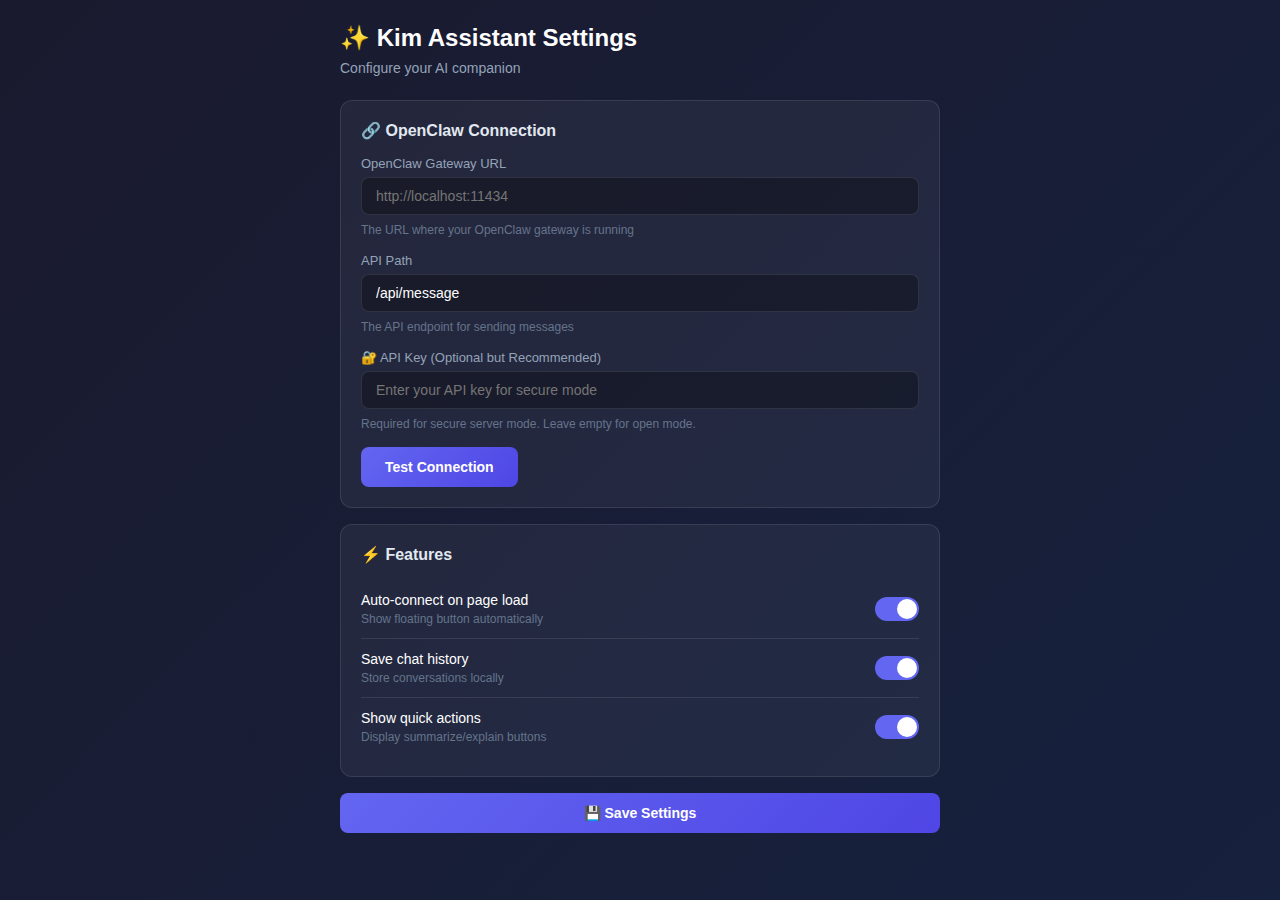
<file: src/options/index.html>
<!DOCTYPE html>
<html lang="en">
<head>
  <meta charset="UTF-8">
  <meta name="viewport" content="width=device-width, initial-scale=1.0">
  <title>Kim Assistant - Settings</title>
  <style>
    * {
      margin: 0;
      padding: 0;
      box-sizing: border-box;
    }
    body {
      font-family: -apple-system, BlinkMacSystemFont, 'Segoe UI', Roboto, sans-serif;
      background: linear-gradient(135deg, #1a1a2e 0%, #16213e 100%);
      min-height: 100vh;
      padding: 24px;
      color: #fff;
    }
    .container {
      max-width: 600px;
      margin: 0 auto;
    }
    h1 {
      font-size: 24px;
      margin-bottom: 8px;
      display: flex;
      align-items: center;
      gap: 10px;
    }
    .subtitle {
      color: #94a3b8;
      margin-bottom: 24px;
      font-size: 14px;
    }
    .card {
      background: rgba(255, 255, 255, 0.05);
      border: 1px solid rgba(255, 255, 255, 0.1);
      border-radius: 12px;
      padding: 20px;
      margin-bottom: 16px;
    }
    .card h2 {
      font-size: 16px;
      margin-bottom: 16px;
      color: #e2e8f0;
    }
    label {
      display: block;
      font-size: 13px;
      color: #94a3b8;
      margin-bottom: 6px;
    }
    input[type="text"], input[type="password"] {
      width: 100%;
      padding: 10px 14px;
      background: rgba(0, 0, 0, 0.3);
      border: 1px solid rgba(255, 255, 255, 0.1);
      border-radius: 8px;
      color: #fff;
      font-size: 14px;
      margin-bottom: 16px;
    }
    input:focus {
      outline: none;
      border-color: #6366f1;
    }
    button {
      padding: 12px 24px;
      background: linear-gradient(135deg, #6366f1 0%, #4f46e5 100%);
      border: none;
      border-radius: 8px;
      color: #fff;
      font-size: 14px;
      font-weight: 600;
      cursor: pointer;
      transition: all 0.2s;
    }
    button:hover {
      transform: translateY(-1px);
      box-shadow: 0 4px 12px rgba(99, 102, 241, 0.4);
    }
    .toggle {
      display: flex;
      align-items: center;
      justify-content: space-between;
      padding: 12px 0;
      border-bottom: 1px solid rgba(255, 255, 255, 0.1);
    }
    .toggle:last-child {
      border-bottom: none;
    }
    .toggle-label {
      font-size: 14px;
    }
    .toggle-desc {
      font-size: 12px;
      color: #64748b;
      margin-top: 4px;
    }
    .toggle input {
      width: 44px;
      height: 24px;
      appearance: none;
      background: rgba(255, 255, 255, 0.1);
      border-radius: 12px;
      position: relative;
      cursor: pointer;
    }
    .toggle input::before {
      content: '';
      position: absolute;
      top: 2px;
      left: 2px;
      width: 20px;
      height: 20px;
      background: white;
      border-radius: 50%;
      transition: 0.2s;
    }
    .toggle input:checked {
      background: #6366f1;
    }
    .toggle input:checked::before {
      transform: translateX(20px);
    }
    .status {
      padding: 12px;
      border-radius: 8px;
      font-size: 13px;
      margin-top: 12px;
      display: none;
    }
    .status.success {
      display: block;
      background: rgba(16, 185, 129, 0.2);
      border: 1px solid rgba(16, 185, 129, 0.3);
      color: #10b981;
    }
    .status.error {
      display: block;
      background: rgba(239, 68, 68, 0.2);
      border: 1px solid rgba(239, 68, 68, 0.3);
      color: #ef4444;
    }
    .help {
      font-size: 12px;
      color: #64748b;
      margin-top: -8px;
      margin-bottom: 16px;
    }
  </style>
</head>
<body>
  <div class="container">
    <h1>✨ Kim Assistant Settings</h1>
    <p class="subtitle">Configure your AI companion</p>

    <div class="card">
      <h2>🔗 OpenClaw Connection</h2>
      
      <label>OpenClaw Gateway URL</label>
      <input type="text" id="openclawUrl" placeholder="http://localhost:11434">
      <p class="help">The URL where your OpenClaw gateway is running</p>

      <label>API Path</label>
      <input type="text" id="apiPath" placeholder="/api/message" value="/api/message">
      <p class="help">The API endpoint for sending messages</p>

      <label>🔐 API Key (Optional but Recommended)</label>
      <input type="password" id="apiKey" placeholder="Enter your API key for secure mode">
      <p class="help">Required for secure server mode. Leave empty for open mode.</p>

      <button id="testBtn">Test Connection</button>
      <div id="status" class="status"></div>
    </div>

    <div class="card">
      <h2>⚡ Features</h2>
      
      <div class="toggle">
        <div>
          <div class="toggle-label">Auto-connect on page load</div>
          <div class="toggle-desc">Show floating button automatically</div>
        </div>
        <input type="checkbox" id="autoConnect" checked>
      </div>
      
      <div class="toggle">
        <div>
          <div class="toggle-label">Save chat history</div>
          <div class="toggle-desc">Store conversations locally</div>
        </div>
        <input type="checkbox" id="saveHistory" checked>
      </div>
      
      <div class="toggle">
        <div>
          <div class="toggle-label">Show quick actions</div>
          <div class="toggle-desc">Display summarize/explain buttons</div>
        </div>
        <input type="checkbox" id="showQuickActions" checked>
      </div>
    </div>

    <button id="saveBtn" style="width: 100%;">💾 Save Settings</button>
  </div>

  <script src="options.js"></script>
</body>
</html>
</file>
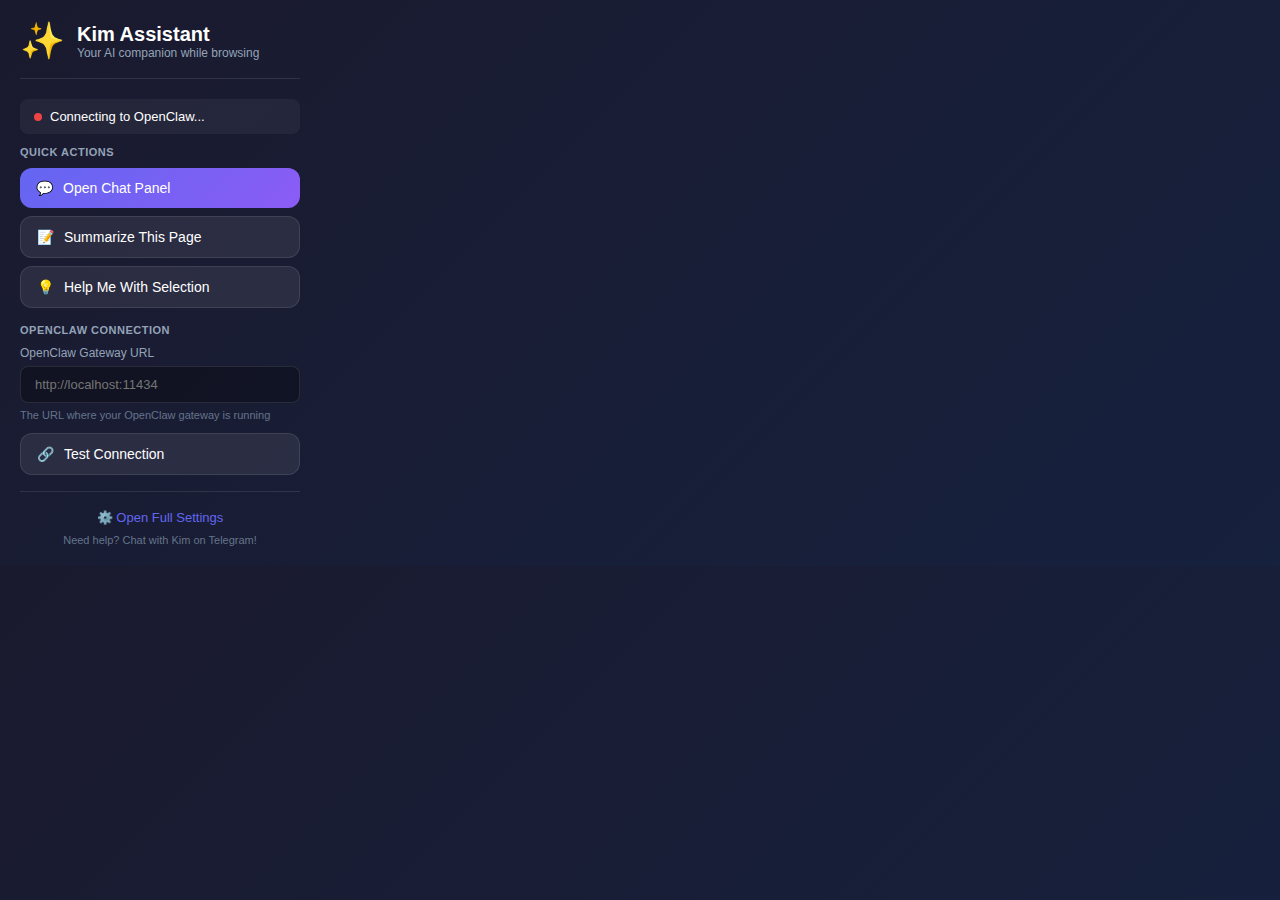
<file: src/popup/index.html>
<!DOCTYPE html>
<html lang="en">
<head>
  <meta charset="UTF-8">
  <meta name="viewport" content="width=device-width, initial-scale=1.0">
  <title>Kim Assistant</title>
  <style>
    * {
      margin: 0;
      padding: 0;
      box-sizing: border-box;
    }
    body {
      font-family: -apple-system, BlinkMacSystemFont, 'Segoe UI', Roboto, sans-serif;
      background: linear-gradient(135deg, #1a1a2e 0%, #16213e 100%);
      width: 320px;
      padding: 20px;
      color: #fff;
    }
    .header {
      display: flex;
      align-items: center;
      gap: 12px;
      margin-bottom: 20px;
      padding-bottom: 16px;
      border-bottom: 1px solid rgba(255, 255, 255, 0.1);
    }
    .logo {
      font-size: 36px;
    }
    h1 {
      font-size: 20px;
    }
    .subtitle {
      font-size: 12px;
      color: #94a3b8;
    }
    .section {
      margin-bottom: 16px;
    }
    .section h3 {
      font-size: 11px;
      color: #94a3b8;
      text-transform: uppercase;
      letter-spacing: 0.5px;
      margin-bottom: 10px;
    }
    .btn {
      width: 100%;
      padding: 12px 16px;
      margin-bottom: 8px;
      background: rgba(255, 255, 255, 0.08);
      border: 1px solid rgba(255, 255, 255, 0.1);
      border-radius: 12px;
      color: #fff;
      font-size: 14px;
      cursor: pointer;
      display: flex;
      align-items: center;
      gap: 10px;
      transition: all 0.2s;
      text-align: left;
    }
    .btn:hover {
      background: rgba(99, 102, 241, 0.2);
      border-color: rgba(99, 102, 241, 0.3);
      transform: translateX(4px);
    }
    .btn.primary {
      background: linear-gradient(135deg, #6366f1 0%, #8b5cf6 100%);
      border: none;
    }
    .btn.primary:hover {
      box-shadow: 0 4px 16px rgba(99, 102, 241, 0.4);
    }
    .btn.danger {
      background: rgba(239, 68, 68, 0.1);
      border-color: rgba(239, 68, 68, 0.2);
      color: #ef4444;
    }
    .status {
      display: flex;
      align-items: center;
      gap: 8px;
      padding: 10px 14px;
      background: rgba(255, 255, 255, 0.05);
      border-radius: 8px;
      font-size: 13px;
      margin-bottom: 12px;
    }
    .status-dot {
      width: 8px;
      height: 8px;
      border-radius: 50%;
    }
    .status-dot.connected {
      background: #10b981;
      box-shadow: 0 0 8px rgba(16, 185, 129, 0.5);
    }
    .status-dot.disconnected {
      background: #ef4444;
    }
    .input-group {
      margin-bottom: 12px;
    }
    label {
      display: block;
      font-size: 12px;
      color: #94a3b8;
      margin-bottom: 6px;
    }
    input[type="text"] {
      width: 100%;
      padding: 10px 14px;
      background: rgba(0, 0, 0, 0.3);
      border: 1px solid rgba(255, 255, 255, 0.1);
      border-radius: 8px;
      color: #fff;
      font-size: 13px;
    }
    input[type="text"]:focus {
      outline: none;
      border-color: #6366f1;
    }
    .help {
      font-size: 11px;
      color: #64748b;
      margin-top: 6px;
    }
    footer {
      margin-top: 16px;
      padding-top: 16px;
      border-top: 1px solid rgba(255, 255, 255, 0.1);
      text-align: center;
    }
    .link {
      color: #6366f1;
      text-decoration: none;
      font-size: 13px;
    }
    .link:hover {
      text-decoration: underline;
    }
  </style>
</head>
<body>
  <div class="header">
    <span class="logo">✨</span>
    <div>
      <h1>Kim Assistant</h1>
      <div class="subtitle">Your AI companion while browsing</div>
    </div>
  </div>

  <div class="status" id="status">
    <span class="status-dot disconnected"></span>
    <span id="statusText">Connecting to OpenClaw...</span>
  </div>

  <div class="section">
    <h3>Quick Actions</h3>
    <button class="btn primary" id="openChatBtn">
      <span>💬</span> Open Chat Panel
    </button>
    <button class="btn" id="summarizeBtn">
      <span>📝</span> Summarize This Page
    </button>
    <button class="btn" id="helpBtn">
      <span>💡</span> Help Me With Selection
    </button>
  </div>

  <div class="section">
    <h3>OpenClaw Connection</h3>
    <div class="input-group">
      <label>OpenClaw Gateway URL</label>
      <input type="text" id="openclawUrl" placeholder="http://localhost:11434">
      <p class="help">The URL where your OpenClaw gateway is running</p>
    </div>
    <button class="btn" id="testBtn">
      <span>🔗</span> Test Connection
    </button>
  </div>

  <footer>
    <a href="#" class="link" id="settingsLink">⚙️ Open Full Settings</a>
    <p style="margin-top: 8px; font-size: 11px; color: #64748b;">
      Need help? Chat with Kim on Telegram!
    </p>
  </footer>

  <script src="popup.js"></script>
</body>
</html>
</file>
